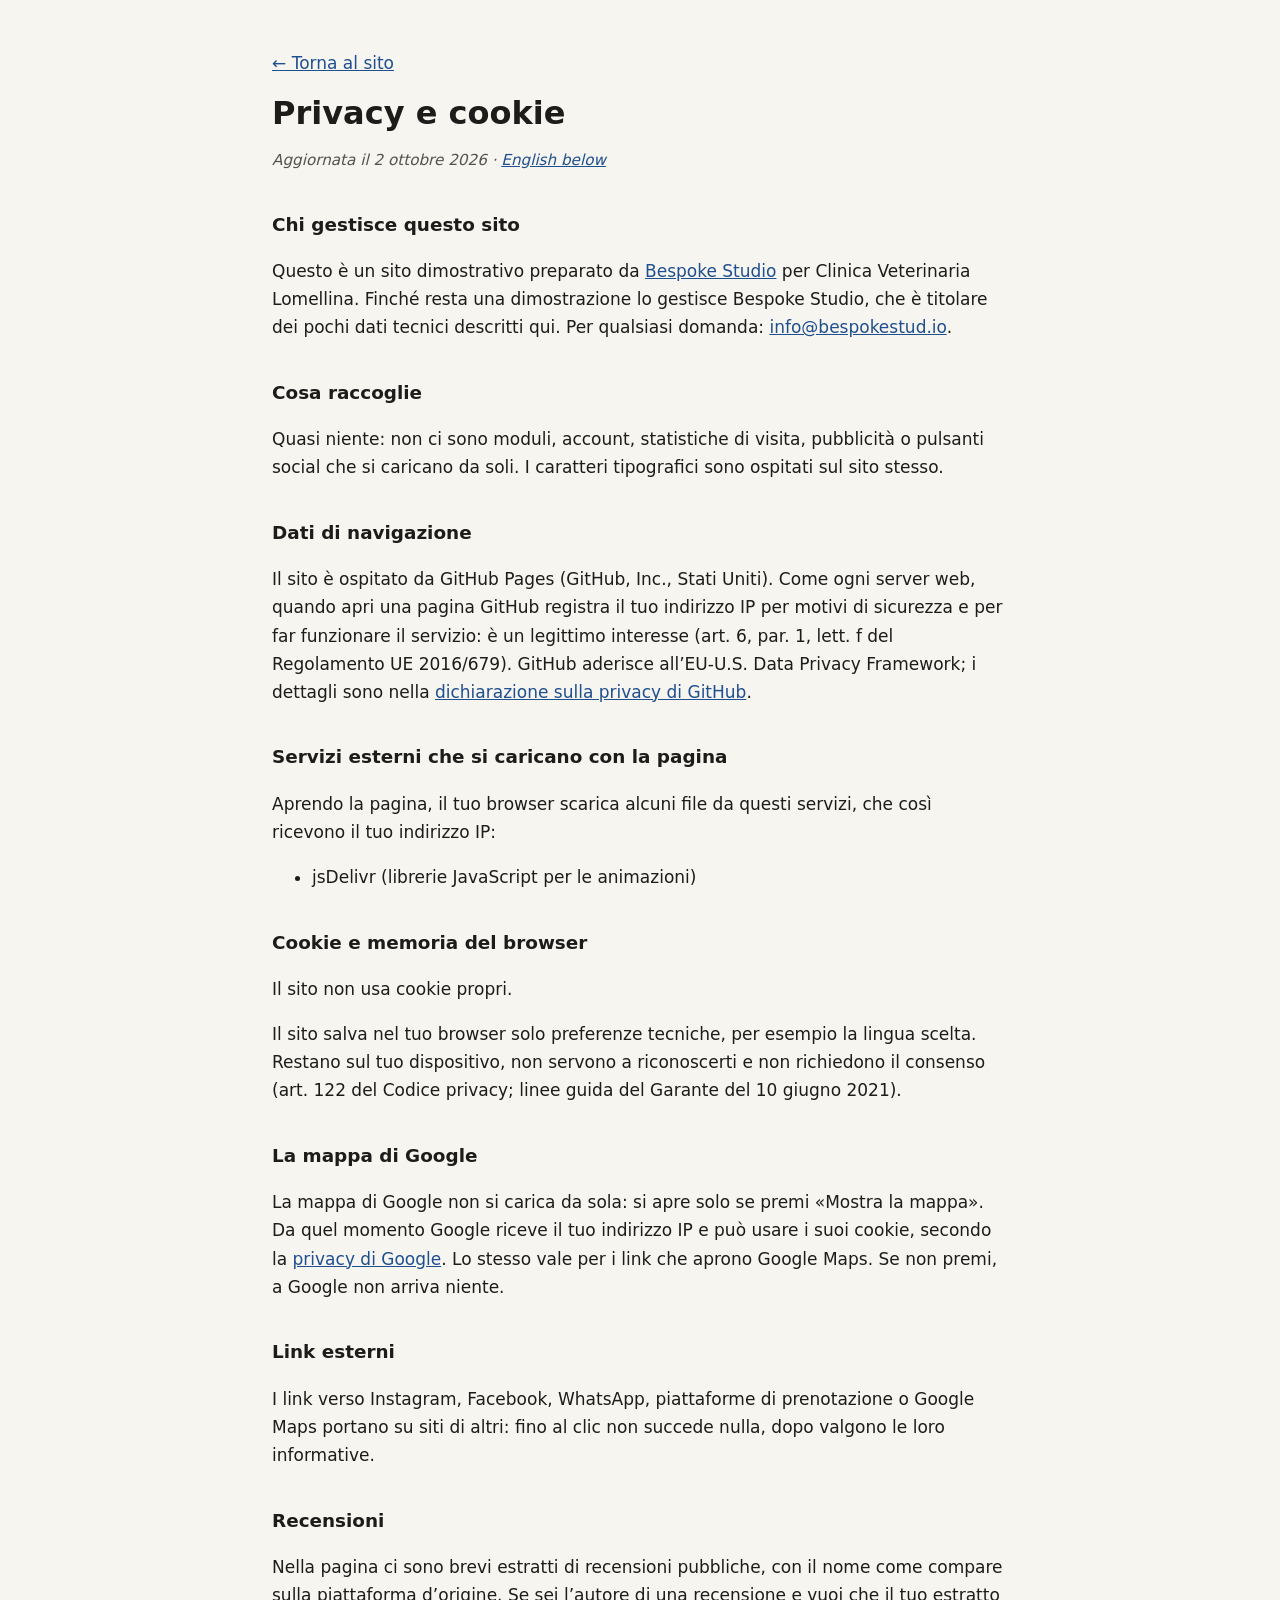
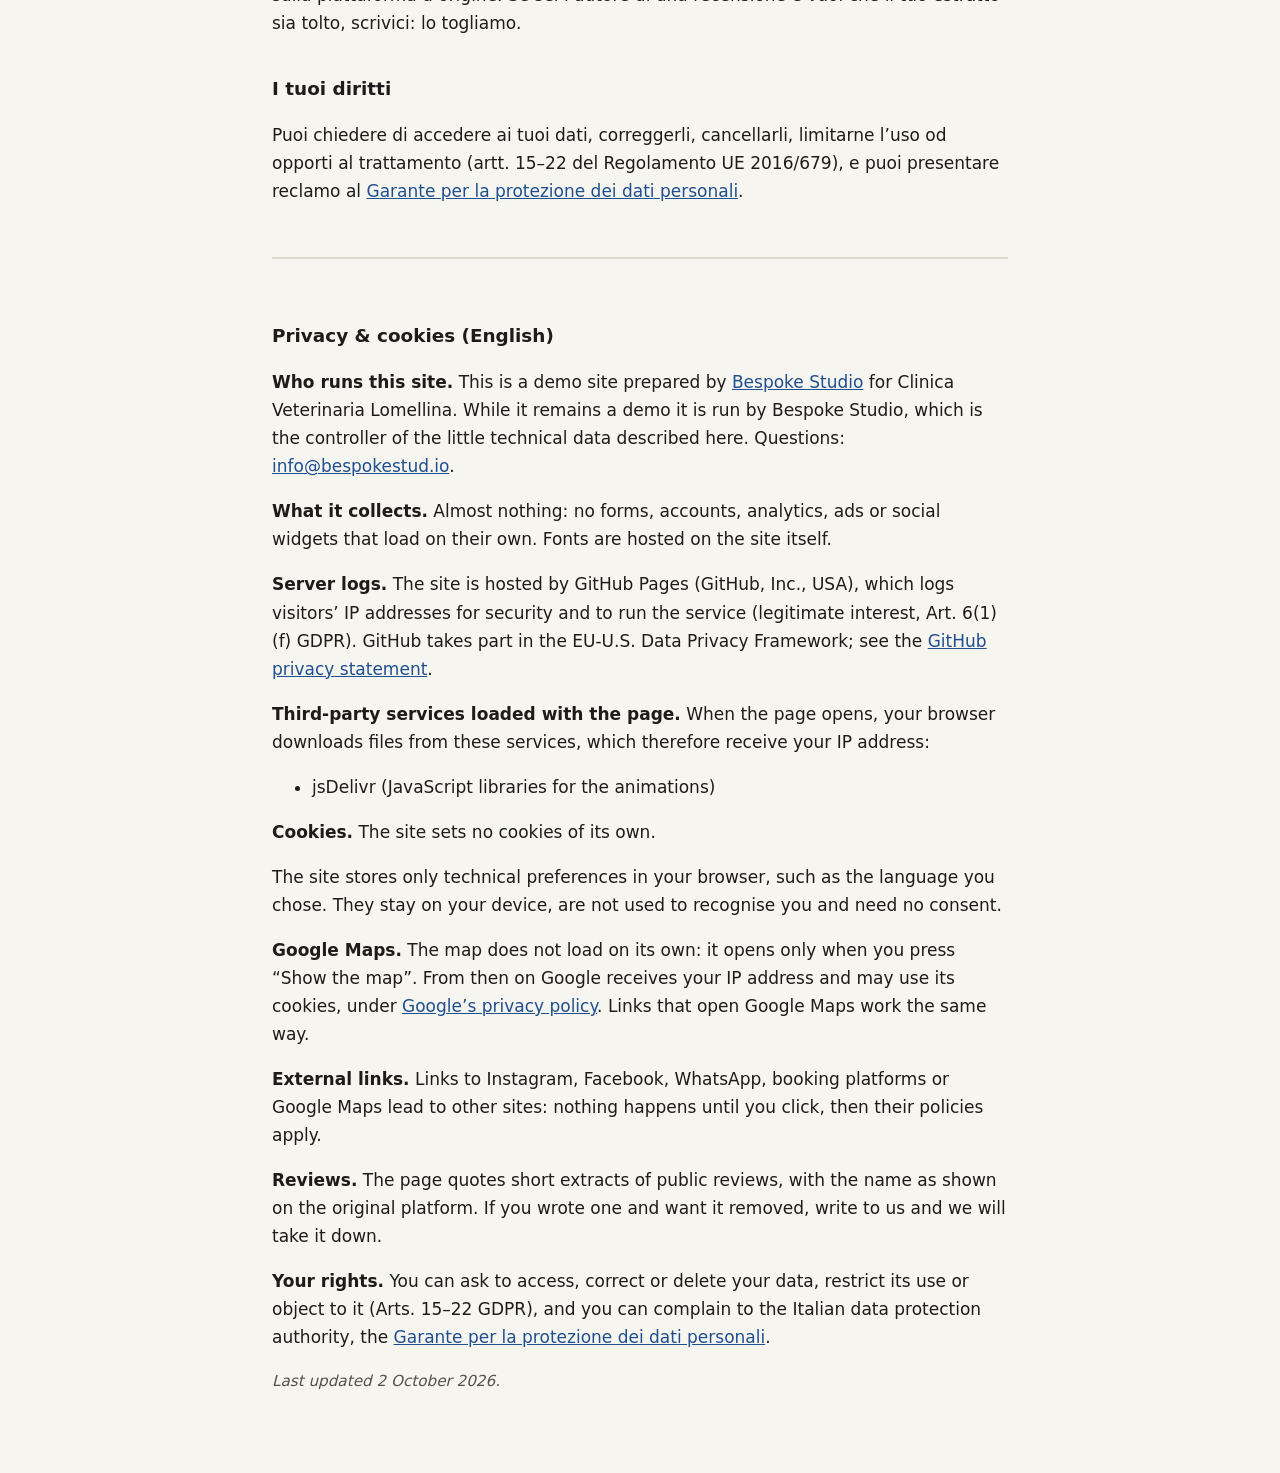
<file: privacy.html>
<!DOCTYPE html>
<html lang="it">
<head>
  <meta charset="UTF-8">
  <meta name="viewport" content="width=device-width, initial-scale=1.0">
  <meta name="robots" content="noindex">
  <title>Privacy e cookie · Clinica Veterinaria Lomellina</title>
  <meta name="description" content="Informativa privacy e cookie del sito Clinica Veterinaria Lomellina.">
  <style>
    body { margin: 0; background: #f7f5f0; color: #1d1c1a; font: 17px/1.65 system-ui, -apple-system, "Segoe UI", Roboto, sans-serif; }
    main { max-width: 46rem; margin: 0 auto; padding: 32px 20px 64px; }
    h1 { font-size: 2rem; line-height: 1.2; margin: 0.4em 0 0.2em; }
    h2 { font-size: 1.15rem; margin: 2em 0 0.4em; }
    a { color: #1f4f8f; }
    .data { color: #55524c; font-style: italic; font-size: 0.95rem; }
    .en { margin-top: 3em; padding-top: 1.5em; border-top: 2px solid #ddd8cc; }
    code { font-size: 0.9em; background: #ebe7dc; padding: 0 4px; border-radius: 3px; }
  </style>
</head>
<body>
<main>
  <p><a href="index.html">← Torna al sito</a></p>
  <h1>Privacy e cookie</h1>
  <p class="data">Aggiornata il 2 ottobre 2026 · <a href="#english" lang="en">English below</a></p>
  <h2>Chi gestisce questo sito</h2>
  <p>Questo è un sito dimostrativo preparato da <a href="https://bespokestud.io" rel="noopener">Bespoke Studio</a> per Clinica Veterinaria Lomellina. Finché resta una dimostrazione lo gestisce Bespoke Studio, che è titolare dei pochi dati tecnici descritti qui. Per qualsiasi domanda: <a href="mailto:info@bespokestud.io">info@bespokestud.io</a>.</p>
  <h2>Cosa raccoglie</h2>
  <p>Quasi niente: non ci sono moduli, account, statistiche di visita, pubblicità o pulsanti social che si caricano da soli. I caratteri tipografici sono ospitati sul sito stesso.</p>
  <h2>Dati di navigazione</h2>
  <p>Il sito è ospitato da GitHub Pages (GitHub, Inc., Stati Uniti). Come ogni server web, quando apri una pagina GitHub registra il tuo indirizzo IP per motivi di sicurezza e per far funzionare il servizio: è un legittimo interesse (art. 6, par. 1, lett. f del Regolamento UE 2016/679). GitHub aderisce all’EU-U.S. Data Privacy Framework; i dettagli sono nella <a href="https://docs.github.com/site-policy/privacy-policies/github-general-privacy-statement" rel="noopener">dichiarazione sulla privacy di GitHub</a>.</p>
  <h2>Servizi esterni che si caricano con la pagina</h2>
  <p>Aprendo la pagina, il tuo browser scarica alcuni file da questi servizi, che così ricevono il tuo indirizzo IP:</p>
  <ul><li>jsDelivr (librerie JavaScript per le animazioni)</li></ul>
  <h2>Cookie e memoria del browser</h2>
  <p>Il sito non usa cookie propri.</p>
  <p>Il sito salva nel tuo browser solo preferenze tecniche, per esempio la lingua scelta. Restano sul tuo dispositivo, non servono a riconoscerti e non richiedono il consenso (art. 122 del Codice privacy; linee guida del Garante del 10 giugno 2021).</p>
  <h2>La mappa di Google</h2>
  <p>La mappa di Google non si carica da sola: si apre solo se premi «Mostra la mappa». Da quel momento Google riceve il tuo indirizzo IP e può usare i suoi cookie, secondo la <a href="https://policies.google.com/privacy?hl=it" rel="noopener">privacy di Google</a>. Lo stesso vale per i link che aprono Google Maps. Se non premi, a Google non arriva niente.</p>
  <h2>Link esterni</h2>
  <p>I link verso Instagram, Facebook, WhatsApp, piattaforme di prenotazione o Google Maps portano su siti di altri: fino al clic non succede nulla, dopo valgono le loro informative.</p>
  <h2>Recensioni</h2>
  <p>Nella pagina ci sono brevi estratti di recensioni pubbliche, con il nome come compare sulla piattaforma d’origine. Se sei l’autore di una recensione e vuoi che il tuo estratto sia tolto, scrivici: lo togliamo.</p>
  <h2>I tuoi diritti</h2>
  <p>Puoi chiedere di accedere ai tuoi dati, correggerli, cancellarli, limitarne l’uso od opporti al trattamento (artt. 15–22 del Regolamento UE 2016/679), e puoi presentare reclamo al <a href="https://www.garanteprivacy.it" rel="noopener">Garante per la protezione dei dati personali</a>.</p>
  <div class="en" id="english" lang="en">
    <h2>Privacy &amp; cookies (English)</h2>
    <p><strong>Who runs this site.</strong> This is a demo site prepared by <a href="https://bespokestud.io" rel="noopener">Bespoke Studio</a> for Clinica Veterinaria Lomellina. While it remains a demo it is run by Bespoke Studio, which is the controller of the little technical data described here. Questions: <a href="mailto:info@bespokestud.io">info@bespokestud.io</a>.</p>
    <p><strong>What it collects.</strong> Almost nothing: no forms, accounts, analytics, ads or social widgets that load on their own. Fonts are hosted on the site itself.</p>
    <p><strong>Server logs.</strong> The site is hosted by GitHub Pages (GitHub, Inc., USA), which logs visitors’ IP addresses for security and to run the service (legitimate interest, Art. 6(1)(f) GDPR). GitHub takes part in the EU-U.S. Data Privacy Framework; see the <a href="https://docs.github.com/site-policy/privacy-policies/github-general-privacy-statement" rel="noopener">GitHub privacy statement</a>.</p>
    <p><strong>Third-party services loaded with the page.</strong> When the page opens, your browser downloads files from these services, which therefore receive your IP address:</p><ul><li>jsDelivr (JavaScript libraries for the animations)</li></ul>
    <p><strong>Cookies.</strong> The site sets no cookies of its own.</p>
    <p>The site stores only technical preferences in your browser, such as the language you chose. They stay on your device, are not used to recognise you and need no consent.</p>
    <p><strong>Google Maps.</strong> The map does not load on its own: it opens only when you press “Show the map”. From then on Google receives your IP address and may use its cookies, under <a href="https://policies.google.com/privacy?hl=en" rel="noopener">Google’s privacy policy</a>. Links that open Google Maps work the same way.</p>
    <p><strong>External links.</strong> Links to Instagram, Facebook, WhatsApp, booking platforms or Google Maps lead to other sites: nothing happens until you click, then their policies apply.</p>
    <p><strong>Reviews.</strong> The page quotes short extracts of public reviews, with the name as shown on the original platform. If you wrote one and want it removed, write to us and we will take it down.</p>
    <p><strong>Your rights.</strong> You can ask to access, correct or delete your data, restrict its use or object to it (Arts. 15–22 GDPR), and you can complain to the Italian data protection authority, the <a href="https://www.garanteprivacy.it" rel="noopener">Garante per la protezione dei dati personali</a>.</p>
    <p class="data">Last updated 2 October 2026.</p>
  </div>
</main>
</body>
</html>
</file>
